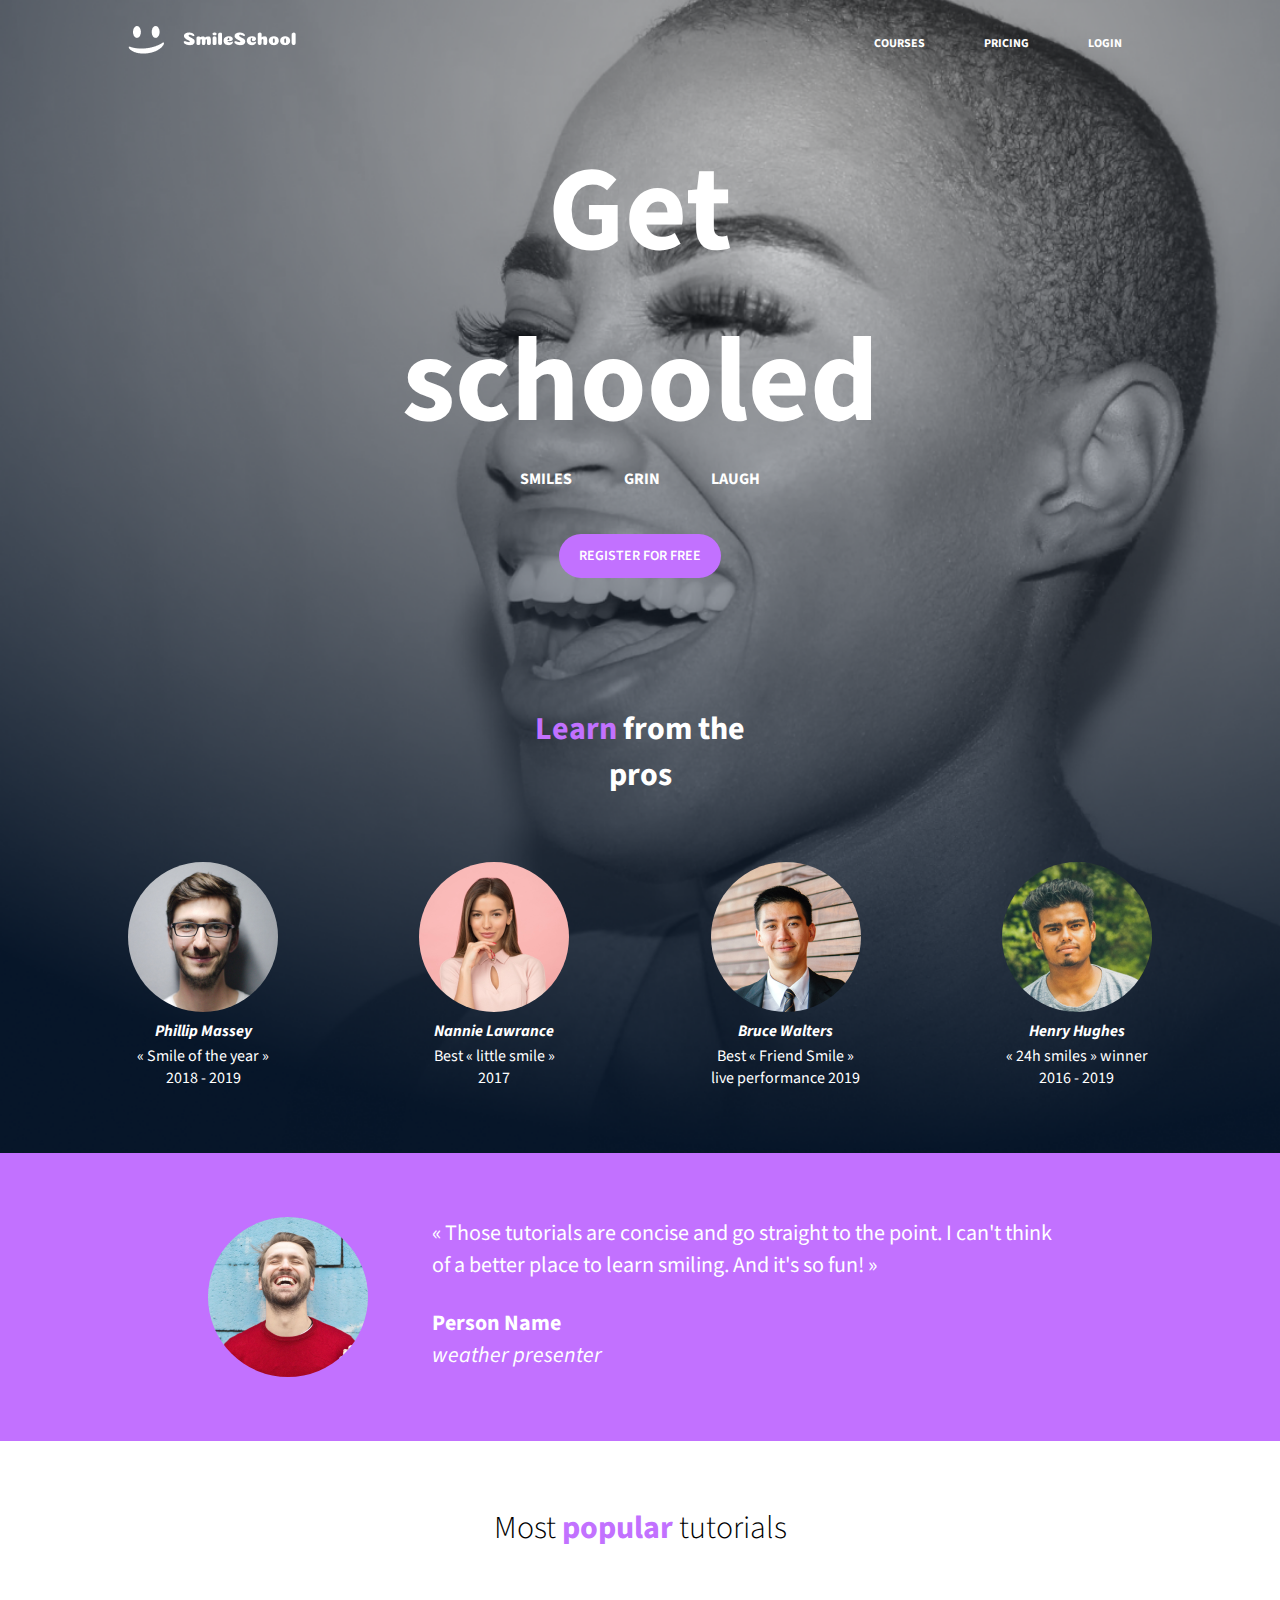
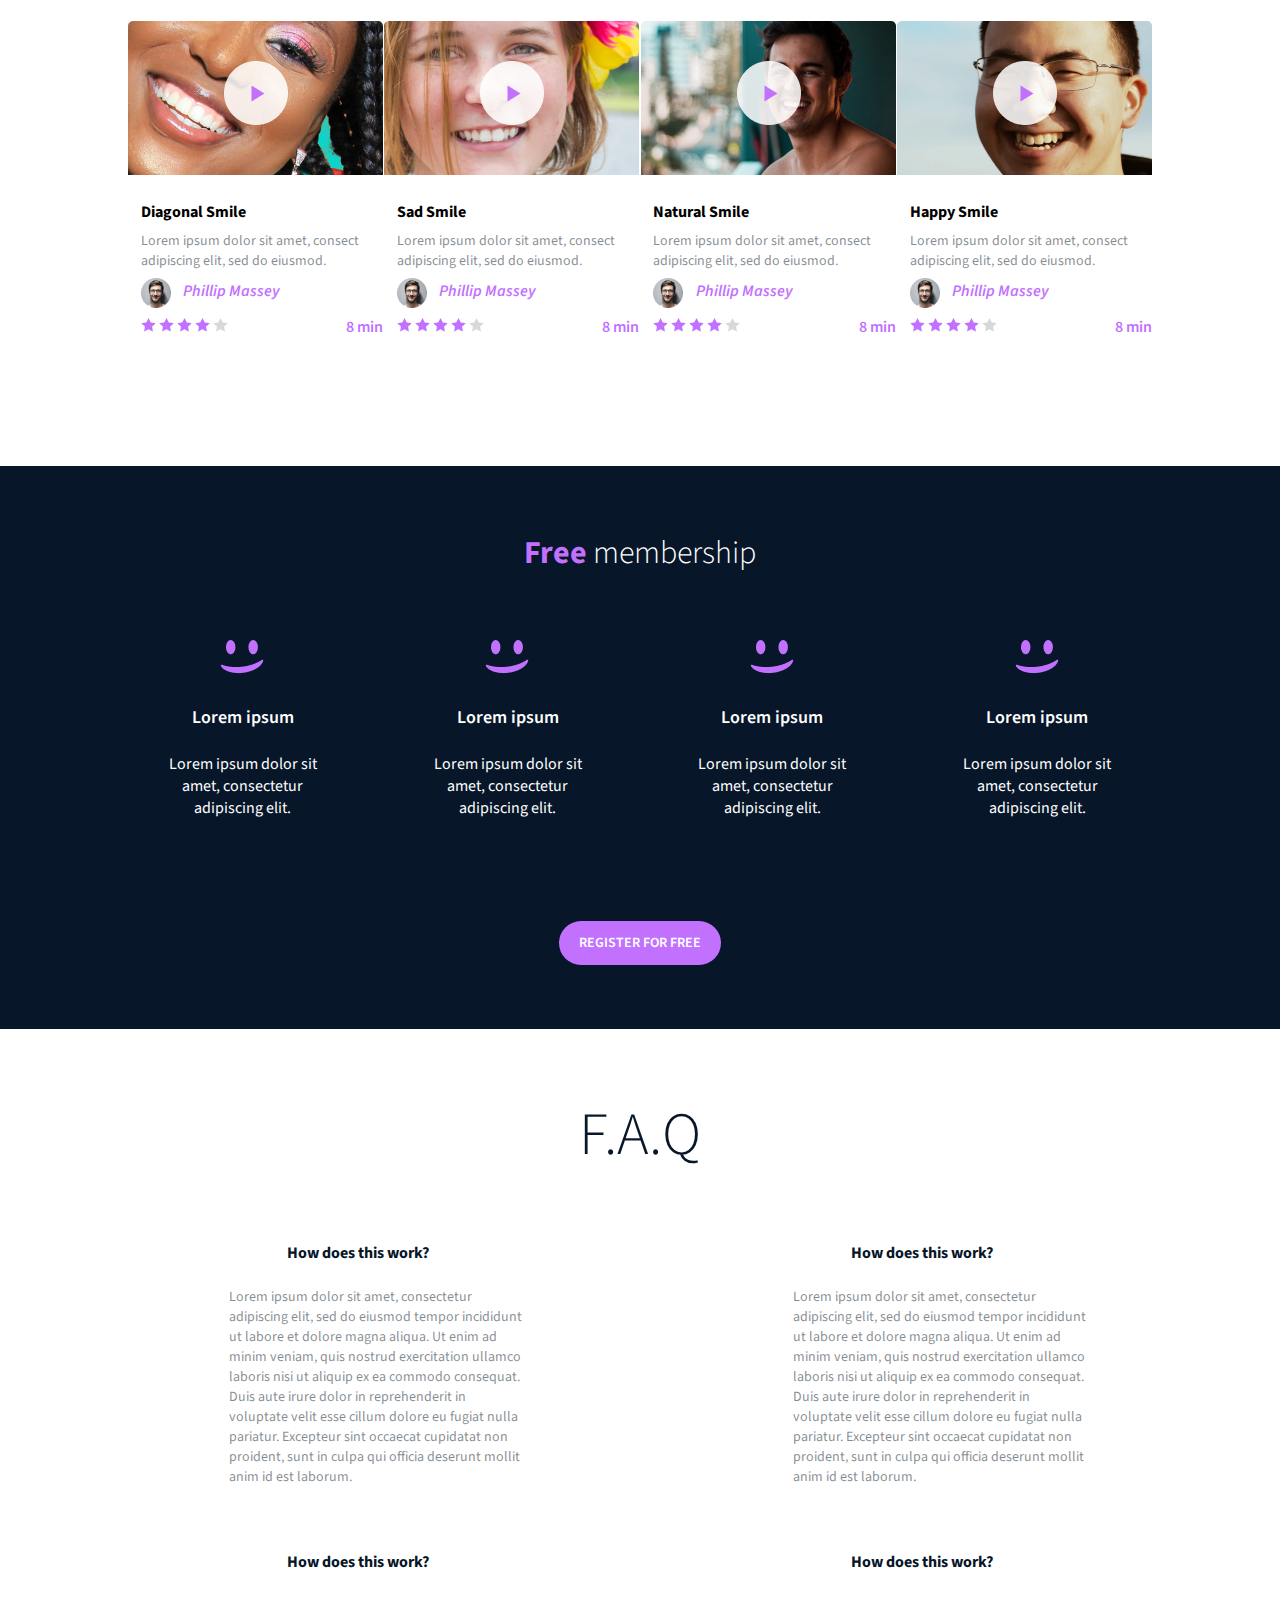
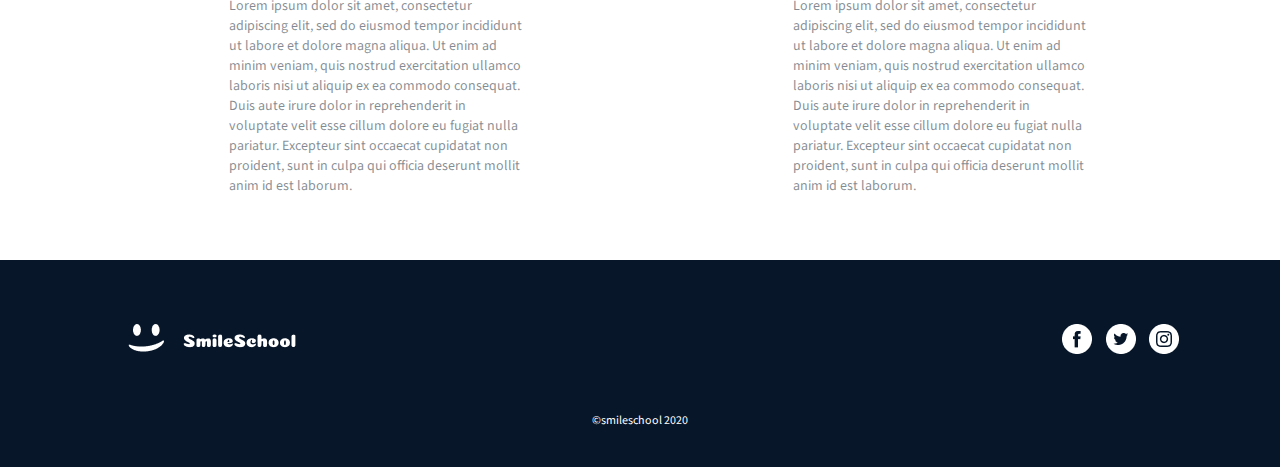
<file: index.html>
<!DOCTYPE html >
<html lang="en">
    <head>
        <meta charset="utf-8">
        <title>Homepage</title>
        <meta name="viewport" content="width=device-width, initial-scale=1">
        <link rel="preconnect" href="https://fonts.googleapis.com">
        <link rel="preconnect" href="https://fonts.gstatic.com" crossorigin>
        <link href="https://fonts.googleapis.com/css2?family=Source+Sans+3:ital,wght@0,200..900;1,200..900&display=swap" rel="stylesheet">
        <link rel = "stylesheet" href = "styles.css">
    </head>

    <body>
        <header>
            <nav>
                <div>
                    <a href="#"><img class = "logo" src="logo.png" alt="logo"></a>
                </div>
    
                <div class = "nav_right">
                    <a href="#">COURSES</a>
    
                    <a href="#">PRICING</a>
    
                    <a href="#">LOGIN</a>
                </div>
            </nav>
            <section>
                <div class="main_header">
                    <h1 class="main_header_h1">Get schooled</h1>

                    <p>
                        <span>SMILES</span>
                        <span>GRIN</span>
                        <span>LAUGH</span>
                    </p>

                    <button>REGISTER FOR FREE</button>
                </div>

                <div>
                    <h2 class="pros_header"><span>Learn</span> from the pros</h2>

                    <div class="pros">
                        <div>
                            <img class="circle" src="1.png" alt="1">

                            <h3>Phillip Massey</h3>

                            <p> « Smile of the year » 2018 - 2019</p>
                        </div>

                        <div>
                            <img class="circle" src="6.png" alt="6">
                            
                            <h3>Nannie Lawrance</h3>

                            <p>Best « little smile » 2017</p>
                        </div>

                        <div>
                            <img class="circle" src="7.png" alt="7">

                            <h3>Bruce Walters</h3>

                            <p>Best « Friend Smile » live performance 2019</p>
                        </div>

                        <div>

                            <img class="circle" src="8.png" alt="8">

                            <h3>Henry Hughes</h3>

                            <p>« 24h smiles » winner 2016 - 2019</p>
                        </div>
                    </div>
                </div>
            </section>
        </header>
        <main>
            <section>
                <div class="quote">
                    <img class="circle" src="quote_author.png" alt="quote_author">

                    <div>
                        <blockquote>
                            « Those tutorials are concise and go straight to the point. I can't think of a better place to learn smiling. And it's so fun! »

                            <p class="quote_person">Person Name</p>

                            <p class="quote_subtext">weather presenter</p>
                        </blockquote>
                    </div>
                </div>
            </section>

            <section>
                <h1 class="tutorials_header">Most <span> popular </span> tutorials</h1>

                <div class="tutorials">
                    <div class="tutor">
                        <img src="video1.png" alt="video1">

                        <h2>Diagonal Smile</h2>

                        <p>Lorem ipsum dolor sit amet, consect adipiscing elit, sed do eiusmod.</p>

                        <div class="author">
                            <img src="tutor1.png" alt="tutor1">

                            <h3>Phillip Massey</h3>
                        </div>

                        <div class="rating">
                            <img src="star_full.png" alt="star_full">

                            <img src="star_full.png" alt="star_full">

                            <img src="star_full.png" alt="star_full">

                            <img src="star_full.png" alt="star_full">

                            <img src="star_empty.png" alt="star_empty">

                            <p>8 min</p>
                        </div>
                    </div>
                
                    <div class="tutor">
                        <img src="video2.png" alt="video2">

                        <h2>Sad Smile</h2>

                        <p>Lorem ipsum dolor sit amet, consect adipiscing elit, sed do eiusmod.</p>

                        <div class="author">
                            <img src="tutor1.png" alt="tutor1">

                            <h3>Phillip Massey</h3>
                        </div>

                        <div class="rating">
                            <img src="star_full.png" alt="star_full">

                            <img src="star_full.png" alt="star_full">

                            <img src="star_full.png" alt="star_full">

                            <img src="star_full.png" alt="star_full">

                            <img src="star_empty.png" alt="star_empty">

                            <p>8 min</p>
                        </div>
                    </div>

                    <div class="tutor">
                        <img src="video3.png" alt="video3">

                        <h2>Natural Smile</h2>

                        <p>Lorem ipsum dolor sit amet, consect adipiscing elit, sed do eiusmod.</p>

                        <div class="author">
                            <img src="tutor1.png" alt="tutor1">

                            <h3>Phillip Massey</h3>
                        </div>

                        <div class="rating">
                            <img src="star_full.png" alt="star_full">

                            <img src="star_full.png" alt="star_full">

                            <img src="star_full.png" alt="star_full">

                            <img src="star_full.png" alt="star_full">

                            <img src="star_empty.png" alt="star_empty">

                            <p>8 min</p>
                        </div>
                    </div>

                
                    <div class="tutor">
                        <img src="video4.png" alt="video4">

                        <h2>Happy Smile</h2>

                        <p>Lorem ipsum dolor sit amet, consect adipiscing elit, sed do eiusmod.</p>

                        <div class="author">
                            <img src="tutor1.png" alt="tutor1">

                            <h3>Phillip Massey</h3>
                        </div>

                        <div class="rating">
                            <img src="star_full.png" alt="star_full">

                            <img src="star_full.png" alt="star_full">

                            <img src="star_full.png" alt="star_full">

                            <img src="star_full.png" alt="star_full">

                            <img src="star_empty.png" alt="star_empty">

                            <p>8 min</p>
                        </div>
                    </div>
                </div>
            </section>

            <section class="membership">
                <h1><span>Free</span> membership</h1>

                <div>
                    <div>
                        <img src="smile_pink.png" alt="smile_pink">

                        <h2>Lorem ipsum</h2>

                        <p>Lorem ipsum dolor sit amet, consectetur adipiscing elit.</p>
                    </div>

                    <div>
                        <img src="smile_pink.png" alt="smile_pink">

                        <h2>Lorem ipsum</h2>

                        <p>Lorem ipsum dolor sit amet, consectetur adipiscing elit.</p>
                    </div>

                    <div>
                        <img src="smile_pink.png" alt="smile_pink">

                        <h2>Lorem ipsum</h2>

                        <p>Lorem ipsum dolor sit amet, consectetur adipiscing elit.</p>
                    </div>

                    <div>
                        <img src="smile_pink.png" alt="smile_pink">

                        <h2>Lorem ipsum</h2>

                        <p>Lorem ipsum dolor sit amet, consectetur adipiscing elit.</p>
                    </div>
                </div>

                <button>REGISTER FOR FREE</button>
            </section>

            <section class="FAQ">
                <h1>F.A.Q</h1>

                <div>
                    <div>
                        <div class="how">
                            <h2>How does this work?</h2>

                            <p>Lorem ipsum dolor sit amet, consectetur adipiscing elit, sed do eiusmod tempor incididunt ut labore et dolore magna aliqua. Ut enim ad minim veniam, quis nostrud exercitation ullamco laboris nisi ut aliquip ex ea commodo consequat. Duis aute irure dolor in reprehenderit in voluptate velit esse cillum dolore eu fugiat nulla pariatur. Excepteur sint occaecat cupidatat non proident, sunt in culpa qui officia deserunt mollit anim id est laborum.</p>
                        </div>

                        <div class="how">
                            <h2>How does this work?</h2>

                            <p>Lorem ipsum dolor sit amet, consectetur adipiscing elit, sed do eiusmod tempor incididunt ut labore et dolore magna aliqua. Ut enim ad minim veniam, quis nostrud exercitation ullamco laboris nisi ut aliquip ex ea commodo consequat. Duis aute irure dolor in reprehenderit in voluptate velit esse cillum dolore eu fugiat nulla pariatur. Excepteur sint occaecat cupidatat non proident, sunt in culpa qui officia deserunt mollit anim id est laborum.</p>
                        </div>
                    </div>

                    <div>
                        <div class="how">
                            <h2>How does this work?</h2>

                            <p>Lorem ipsum dolor sit amet, consectetur adipiscing elit, sed do eiusmod tempor incididunt ut labore et dolore magna aliqua. Ut enim ad minim veniam, quis nostrud exercitation ullamco laboris nisi ut aliquip ex ea commodo consequat. Duis aute irure dolor in reprehenderit in voluptate velit esse cillum dolore eu fugiat nulla pariatur. Excepteur sint occaecat cupidatat non proident, sunt in culpa qui officia deserunt mollit anim id est laborum.</p>
                        </div>

                        <div class="how">
                            <h2>How does this work?</h2>

                            <p>Lorem ipsum dolor sit amet, consectetur adipiscing elit, sed do eiusmod tempor incididunt ut labore et dolore magna aliqua. Ut enim ad minim veniam, quis nostrud exercitation ullamco laboris nisi ut aliquip ex ea commodo consequat. Duis aute irure dolor in reprehenderit in voluptate velit esse cillum dolore eu fugiat nulla pariatur. Excepteur sint occaecat cupidatat non proident, sunt in culpa qui officia deserunt mollit anim id est laborum.</p>
                        </div>
                    </div>
                </div>
            </section>
        </main>

        <footer>
            <div>
                <div>
                    <img src="smile_logo.png" alt="smile_logo">

                    <div>
                        <a href="#"><img src="Facebook.png" alt="Facebook"></a>

                        <a href="#"><img src="Twitter.png" alt="Twitter"></a>

                        <a href="#"><img src="Instagram.png" alt="Instagram"></a>
                    </div>

                    <p>©smileschool 2020</p>
                </div>
            </div>
        </footer>
    </body>
</html>
</file>
<file: styles.css>
* {
    margin: 0;
    padding: 0;
    font-family: "Source Sans 3";
    color: white;
}

header {
    background-image: url(background.png);
    background-size: cover;
}

nav {
    margin-left: 10%; 
    display: flex;
    width: 80%;
    padding-top: 2%;
    justify-content: space-between;
}

.nav_right{
    display: flex;
    width: 30%;
    align-items: center;
    justify-content: space-around;
    font-size: 12px;
    font-weight: 700;
}

a {
    text-decoration: none;
}

.main_header {
    display: flex;
    margin-top: 5%;
    margin-left: 25%;
    width: 50%;
    flex-direction: column;
    align-items: center;
}

.main_header_h1 {
    font-size: 120px;
    text-align: center;
}

.main_header_h1 + p {
    display: flex;
    width:100%;
    justify-content: center;
    gap: 8%;
    font-weight: 700;
}

p + button {
    height: 44px;
    width: 162px;
    border-style: none;
    border-radius: 22px;
    background-color: #C271FF;
    font-weight: 600;
    font-size: 14px;
    margin-top: 7%;
    box-shadow: rgba(0, 0, 0, 0.5) 0 2px 20px, 0;
}

.pros_header {
    width: 20%;
    margin-left: 40%;
    margin-top: 10%;
    text-align: center;
    font-weight: 700;
    font-size: 32px;
}

.pros_header > span {
    color: rgba(194, 113, 255, 1);

}

.pros {
    display: flex;
    width: 80%;
    margin-left: 10%;
    margin-top: 5%;
    padding-bottom: 5%;
    justify-content: space-between;
}

.pros div {
    width: 150px;
    text-align: center;
}

h3 {
    font-style: italic;
    font-size: 16px;
    line-height: 27px;
}

.circle {
    border-radius: 50%;
}

.quote {
    display: flex;
    justify-content: center;
    background-color: #C271FF;
    padding-top: 5%;
    padding-bottom: 5%;
    gap: 5%;
}

.quote > div {
    display: flex;
}

.quote > div {
    width: 50%;
}

.quote blockquote {
    display:flex;
    flex-direction: column;
    font-size: 22px;
}


.quote_person {
    margin-top: 4%;
    font-weight: 700;
}

.quote_subtext {
    font-style: italic;
}

.tutorials_header {
    text-align: center;
    font-weight: 300;
    color: black;
    align-items: center;
    padding-top: 5%;
}

.tutorials_header > span {
    color: #C271FF;
    font-weight: 700;
}

.tutorials {
    display: flex;
    justify-content: space-between;
    width: 80%;
    padding-left: 10%;
    padding-bottom: 10%;
}

.tutor {
    width: 255px;
}

.tutor::before {
    content: url(play.png);
    position: relative;
    top: 110px;
    left: 96px;
}

.tutor > img {
    padding-left: 0;
    display: block;
    border-radius: 5px, 5px, 0, 0;
}

.tutor > h2 {
    color: black;
    font-size: 16px;
    padding-top: 10%;
    padding-left: 5%;
}

.tutor > p {
    color: rgba(7, 22, 41, 0.5);   
    font-size: 14px;
    width: 90%;
    padding-top: 3%;
    padding-left: 5%;
}



.author {
    display: flex;
    padding-top: 3%;
    padding-left: 5%;
    
}

.author > h3 {
    color: #C271FF;
    padding-left: 5%;
    font-weight: 600;
}

.rating {
    
    padding-top: 3%;
    padding-left: 5%;
    gap: 3%;
    
}


.rating > p {
    float: right;
    color: #C271FF;
    font-weight: 600;
}

.membership {
    display: flex;
    flex-direction: column;
    align-items: center;
    background-color: #071629;
    padding-top: 5%;
}

.membership > h1 {
    text-align: center;
    font-weight: 300;
}

.membership > h1 > span {
    color: #C271FF;
    font-weight: 700;
}

.membership > div {
    display: flex;
    width: 90%;
    padding-top: 5%;
    justify-content: center;
    gap: 3%;
}

.membership > div > div {
    text-align: center;
    width: 20%;
}


.membership > div >  div > h2 {
    font-size: 18px;
    font-weight: 600;
    padding-top: 10%;
}

.membership > div > div > p {
    display: inline-block;
    width: 70%;
    padding-top: 10%;
}

.membership > div > p {
    font-size: 14px;
}

.membership > button {
    width: 162px;
    height: 44px;
    font-weight: 600;
    font-size: 14px;
    border-style: none;
    background-color: #C271FF;
    border-radius: 22px;
    box-shadow: rgba(0, 0, 0, 0.5) 0 2px 20px, 0;
    margin-top: 8%;
    margin-bottom: 5%;
}

.FAQ {
    padding-bottom: 5%;
}

.FAQ > h1 {
    color: #071629;
    font-weight: 300;
    font-size: 60px;
    text-align: center;
    padding-top: 5%;
}

.FAQ > div > div {
    display: flex;
    width: 80%;
    justify-content: space-between;
    padding-top: 5%;
    padding-left: 10%;
    gap: 10%;
}

.how > h2 {
    color:#071629;
    font-size: 16px;
    text-align: center;
}

.how > p {
    color: rgba(7, 22, 41, 0.5016);
    width: 64%;
    font-size: 14px;
    padding-top: 5%;
    padding-left: 22%;
}

footer {
    background-color: #071629;
}

footer > div {
    justify-content: space-between;
    width: 80%;
    padding-left: 10%;
    padding-top: 5%;
    padding-bottom: 3%;
}

footer > div > div > div {
    width: auto;
    display: flex;
    gap: 15%;
    float: right;
}

footer > div > div > p {
    padding-top: 5%;
    text-align: center;
    font-size: 12px;
}
</file>
